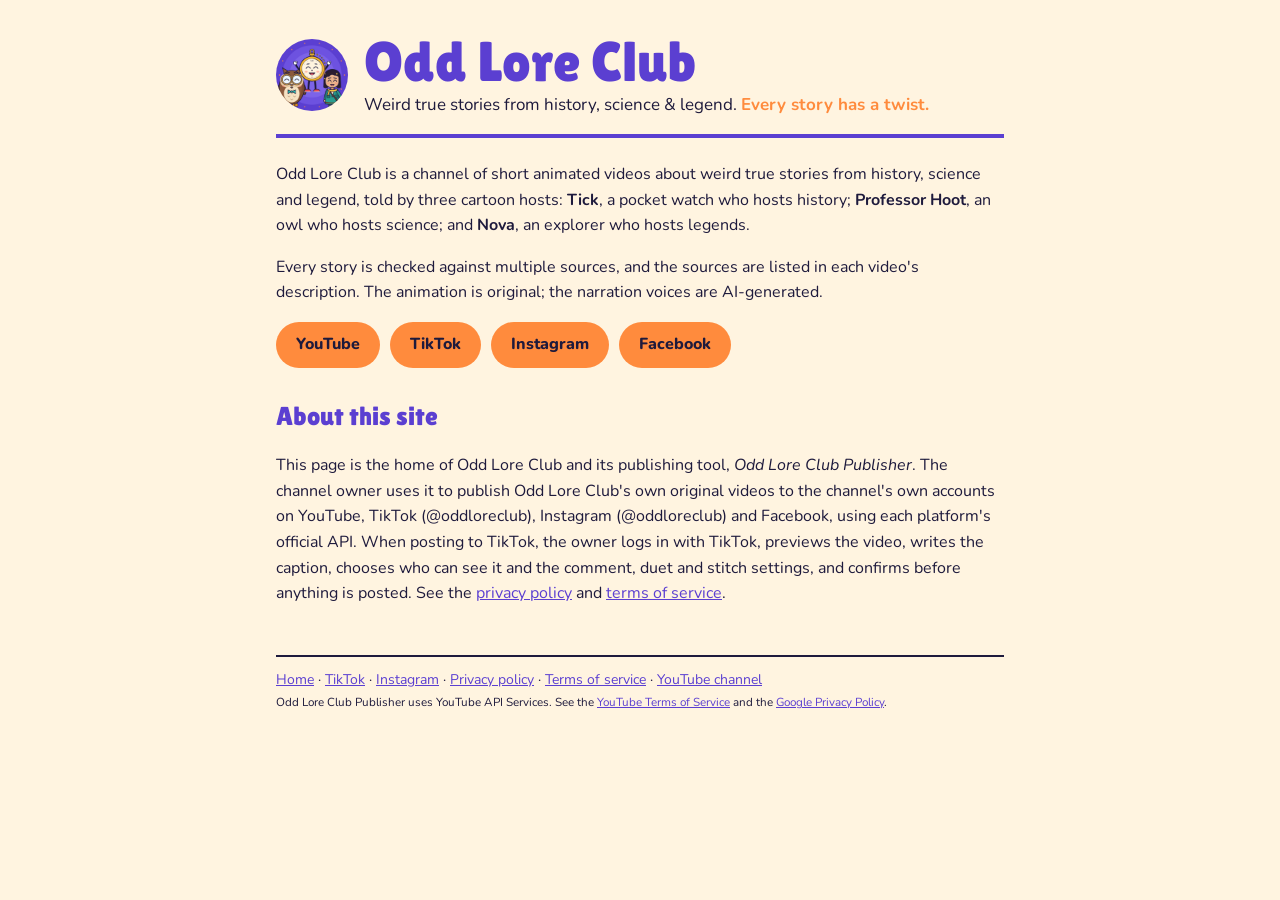
<file: index.html>
<!doctype html><html lang="en"><head><meta charset="utf-8"><meta name="viewport" content="width=device-width,initial-scale=1"><title>Odd Lore Club</title><meta name="description" content="Weird true stories from history, science and legend, told by three cartoon hosts. Every story has a twist."><link rel="preconnect" href="https://fonts.googleapis.com"><link href="https://fonts.googleapis.com/css2?family=Lilita+One&family=Nunito:wght@400;700;800&display=swap" rel="stylesheet"><link rel="icon" href="favicon.png"><link rel="stylesheet" href="style.css"></head>
<body><div class="wrap"><header><img src="favicon.png" alt="" width="72" height="72"><div><h1 class="mast"><a href="index.html">Odd Lore Club</a></h1><div class="tag">Weird true stories from history, science &amp; legend. <b>Every story has a twist.</b></div></div></header>
<p>Odd Lore Club is a channel of short animated videos about weird true stories from history, science and legend, told by three cartoon hosts: <strong>Tick</strong>, a pocket watch who hosts history; <strong>Professor Hoot</strong>, an owl who hosts science; and <strong>Nova</strong>, an explorer who hosts legends.</p>
<p>Every story is checked against multiple sources, and the sources are listed in each video's description. The animation is original; the narration voices are AI-generated.</p>
<p class="links"><a class="btn" href="https://www.youtube.com/@oddloreclub">YouTube</a> <a class="btn" href="https://www.tiktok.com/@oddloreclub">TikTok</a> <a class="btn" href="https://www.instagram.com/oddloreclub/">Instagram</a> <a class="btn" href="https://www.facebook.com/profile.php?id=61596608338645">Facebook</a></p>
<h2>About this site</h2>
<p>This page is the home of Odd Lore Club and its publishing tool, <em>Odd Lore Club Publisher</em>. The channel owner uses it to publish Odd Lore Club's own original videos to the channel's own accounts on YouTube, TikTok (@oddloreclub), Instagram (@oddloreclub) and Facebook, using each platform's official API. When posting to TikTok, the owner logs in with TikTok, previews the video, writes the caption, chooses who can see it and the comment, duet and stitch settings, and confirms before anything is posted. See the <a href="privacy.html">privacy policy</a> and <a href="terms.html">terms of service</a>.</p>
<footer><a href="index.html">Home</a> · <a href="https://www.tiktok.com/@oddloreclub">TikTok</a> · <a href="https://www.instagram.com/oddloreclub/">Instagram</a> · <a href="privacy.html">Privacy policy</a> · <a href="terms.html">Terms of service</a> · <a href="https://www.youtube.com/@oddloreclub">YouTube channel</a><br><small>Odd Lore Club Publisher uses YouTube API Services. See the <a href="https://www.youtube.com/t/terms">YouTube Terms of Service</a> and the <a href="https://policies.google.com/privacy">Google Privacy Policy</a>.</small></footer></div></body></html>
</file>
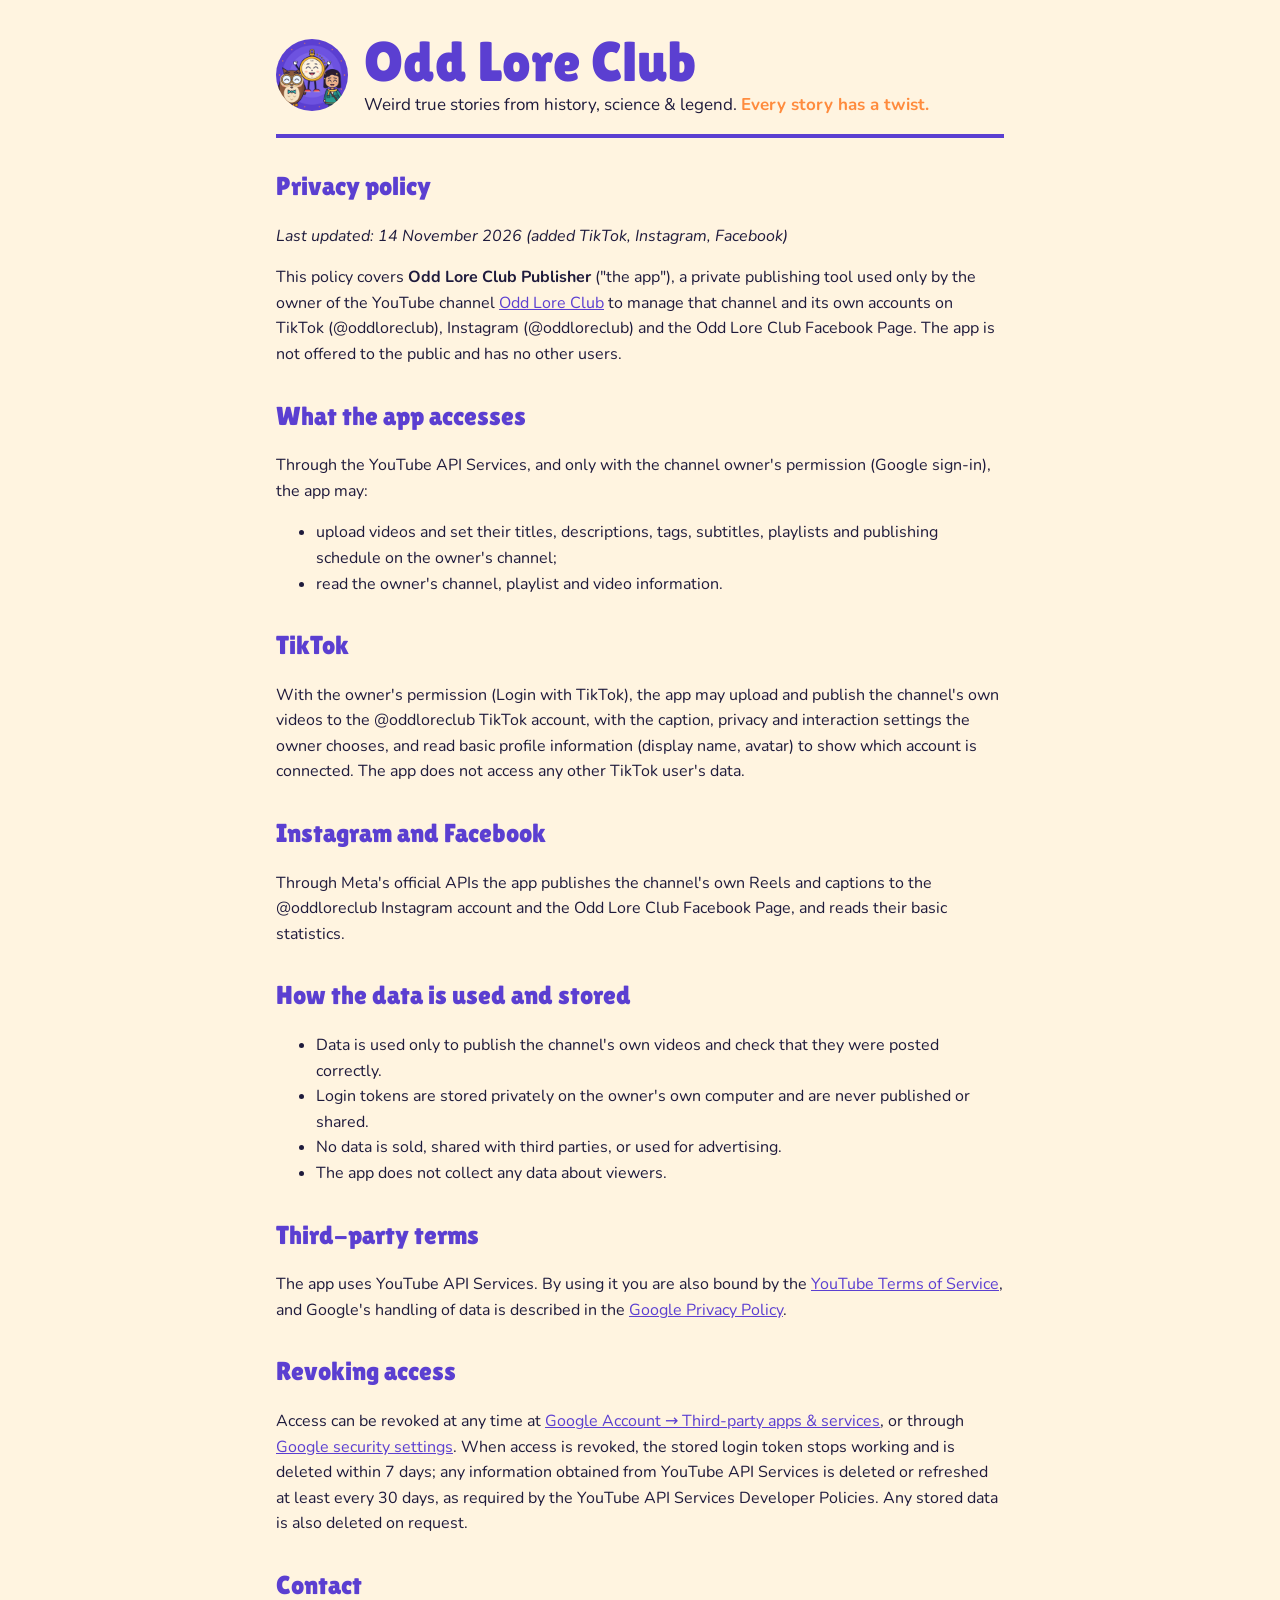
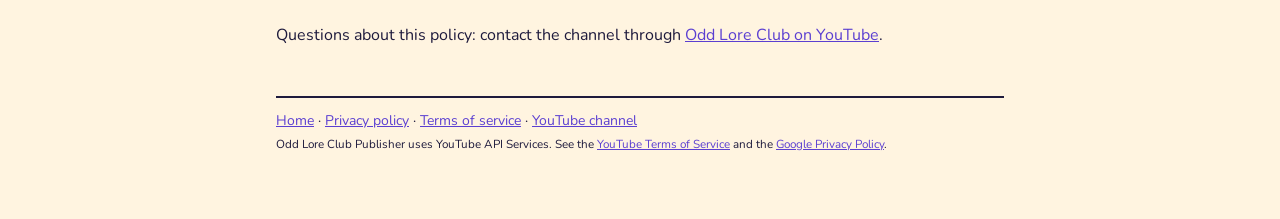
<file: privacy.html>
<!doctype html><html lang="en"><head><meta charset="utf-8"><meta name="viewport" content="width=device-width,initial-scale=1"><title>Privacy policy · Odd Lore Club</title><link rel="preconnect" href="https://fonts.googleapis.com"><link href="https://fonts.googleapis.com/css2?family=Lilita+One&family=Nunito:wght@400;700;800&display=swap" rel="stylesheet"><link rel="icon" href="favicon.png"><link rel="stylesheet" href="style.css"></head>
<body><div class="wrap"><header><img src="favicon.png" alt="" width="72" height="72"><div><h1 class="mast"><a href="index.html">Odd Lore Club</a></h1><div class="tag">Weird true stories from history, science &amp; legend. <b>Every story has a twist.</b></div></div></header>
<h2>Privacy policy</h2>
<p><em>Last updated: 14 November 2026 (added TikTok, Instagram, Facebook)</em></p>
<p>This policy covers <strong>Odd Lore Club Publisher</strong> ("the app"), a private publishing tool used only by the owner of the YouTube channel <a href="https://www.youtube.com/@oddloreclub">Odd Lore Club</a> to manage that channel and its own accounts on TikTok (@oddloreclub), Instagram (@oddloreclub) and the Odd Lore Club Facebook Page. The app is not offered to the public and has no other users.</p>
<h2>What the app accesses</h2>
<p>Through the YouTube API Services, and only with the channel owner's permission (Google sign-in), the app may:</p>
<ul>
<li>upload videos and set their titles, descriptions, tags, subtitles, playlists and publishing schedule on the owner's channel;</li>
<li>read the owner's channel, playlist and video information.</li>
</ul>
<h2>TikTok</h2>
<p>With the owner's permission (Login with TikTok), the app may upload and publish the channel's own videos to the @oddloreclub TikTok account, with the caption, privacy and interaction settings the owner chooses, and read basic profile information (display name, avatar) to show which account is connected. The app does not access any other TikTok user's data.</p>
<h2>Instagram and Facebook</h2>
<p>Through Meta's official APIs the app publishes the channel's own Reels and captions to the @oddloreclub Instagram account and the Odd Lore Club Facebook Page, and reads their basic statistics.</p>
<h2>How the data is used and stored</h2>
<ul>
<li>Data is used only to publish the channel's own videos and check that they were posted correctly.</li>
<li>Login tokens are stored privately on the owner's own computer and are never published or shared.</li>
<li>No data is sold, shared with third parties, or used for advertising.</li>
<li>The app does not collect any data about viewers.</li>
</ul>
<h2>Third-party terms</h2>
<p>The app uses YouTube API Services. By using it you are also bound by the <a href="https://www.youtube.com/t/terms">YouTube Terms of Service</a>, and Google's handling of data is described in the <a href="https://policies.google.com/privacy">Google Privacy Policy</a>.</p>
<h2>Revoking access</h2>
<p>Access can be revoked at any time at <a href="https://myaccount.google.com/permissions">Google Account → Third-party apps &amp; services</a>, or through <a href="https://security.google.com/settings/security/permissions">Google security settings</a>. When access is revoked, the stored login token stops working and is deleted within 7 days; any information obtained from YouTube API Services is deleted or refreshed at least every 30 days, as required by the YouTube API Services Developer Policies. Any stored data is also deleted on request.</p>
<h2>Contact</h2>
<p>Questions about this policy: contact the channel through <a href="https://www.youtube.com/@oddloreclub/about">Odd Lore Club on YouTube</a>.</p>
<footer><a href="index.html">Home</a> · <a href="privacy.html">Privacy policy</a> · <a href="terms.html">Terms of service</a> · <a href="https://www.youtube.com/@oddloreclub">YouTube channel</a><br><small>Odd Lore Club Publisher uses YouTube API Services. See the <a href="https://www.youtube.com/t/terms">YouTube Terms of Service</a> and the <a href="https://policies.google.com/privacy">Google Privacy Policy</a>.</small></footer></div></body></html>
</file>
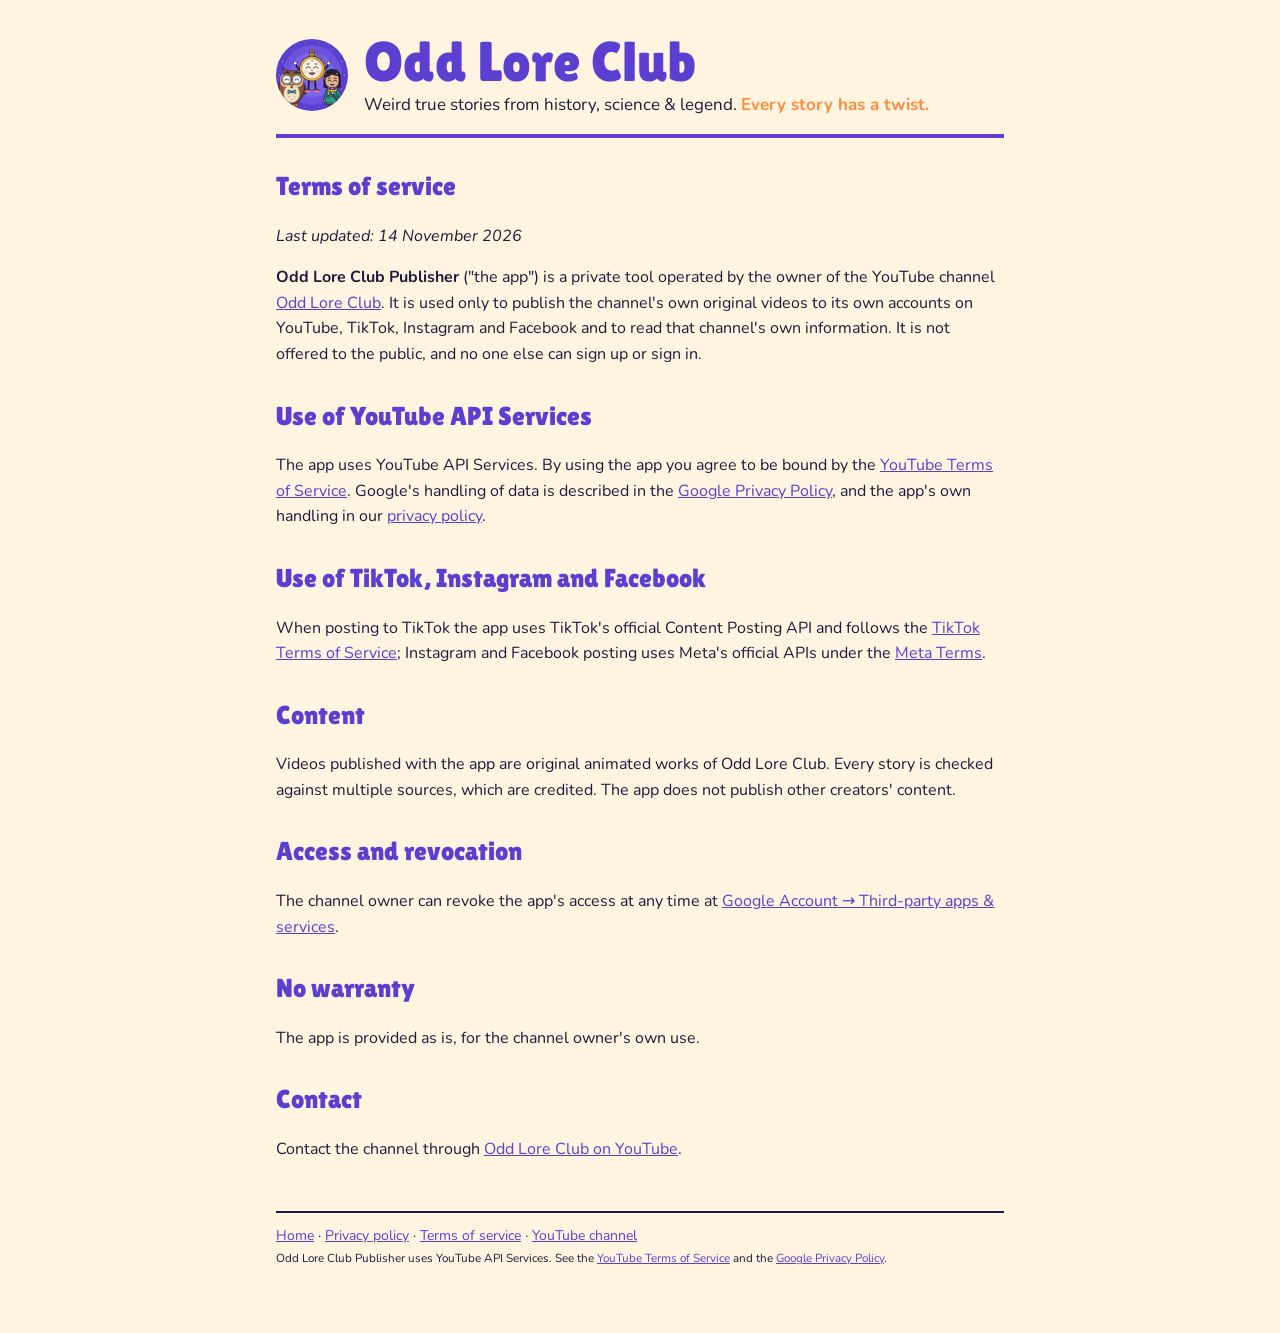
<file: terms.html>
<!doctype html><html lang="en"><head><meta charset="utf-8"><meta name="viewport" content="width=device-width,initial-scale=1"><title>Terms of service · Odd Lore Club</title><link rel="preconnect" href="https://fonts.googleapis.com"><link href="https://fonts.googleapis.com/css2?family=Lilita+One&family=Nunito:wght@400;700;800&display=swap" rel="stylesheet"><link rel="icon" href="favicon.png"><link rel="stylesheet" href="style.css"></head>
<body><div class="wrap"><header><img src="favicon.png" alt="" width="72" height="72"><div><h1 class="mast"><a href="index.html">Odd Lore Club</a></h1><div class="tag">Weird true stories from history, science &amp; legend. <b>Every story has a twist.</b></div></div></header>
<h2>Terms of service</h2>
<p><em>Last updated: 14 November 2026</em></p>
<p><strong>Odd Lore Club Publisher</strong> ("the app") is a private tool operated by the owner of the YouTube channel <a href="https://www.youtube.com/@oddloreclub">Odd Lore Club</a>. It is used only to publish the channel's own original videos to its own accounts on YouTube, TikTok, Instagram and Facebook and to read that channel's own information. It is not offered to the public, and no one else can sign up or sign in.</p>
<h2>Use of YouTube API Services</h2>
<p>The app uses YouTube API Services. By using the app you agree to be bound by the <a href="https://www.youtube.com/t/terms">YouTube Terms of Service</a>. Google's handling of data is described in the <a href="https://policies.google.com/privacy">Google Privacy Policy</a>, and the app's own handling in our <a href="privacy.html">privacy policy</a>.</p>
<h2>Use of TikTok, Instagram and Facebook</h2>
<p>When posting to TikTok the app uses TikTok's official Content Posting API and follows the <a href="https://www.tiktok.com/legal/page/global/terms-of-service/en">TikTok Terms of Service</a>; Instagram and Facebook posting uses Meta's official APIs under the <a href="https://www.facebook.com/terms.php">Meta Terms</a>.</p>
<h2>Content</h2>
<p>Videos published with the app are original animated works of Odd Lore Club. Every story is checked against multiple sources, which are credited. The app does not publish other creators' content.</p>
<h2>Access and revocation</h2>
<p>The channel owner can revoke the app's access at any time at <a href="https://myaccount.google.com/permissions">Google Account → Third-party apps &amp; services</a>.</p>
<h2>No warranty</h2>
<p>The app is provided as is, for the channel owner's own use.</p>
<h2>Contact</h2>
<p>Contact the channel through <a href="https://www.youtube.com/@oddloreclub/about">Odd Lore Club on YouTube</a>.</p>
<footer><a href="index.html">Home</a> · <a href="privacy.html">Privacy policy</a> · <a href="terms.html">Terms of service</a> · <a href="https://www.youtube.com/@oddloreclub">YouTube channel</a><br><small>Odd Lore Club Publisher uses YouTube API Services. See the <a href="https://www.youtube.com/t/terms">YouTube Terms of Service</a> and the <a href="https://policies.google.com/privacy">Google Privacy Policy</a>.</small></footer></div></body></html>
</file>
<file: style.css>
:root{--cream:#FFF4E0;--ink:#1E1A3C;--violet:#5B3FD1;--tang:#FF8B3D}
*{box-sizing:border-box}
body{margin:0;background:var(--cream);color:var(--ink);font-family:'Nunito',system-ui,sans-serif;line-height:1.6}
.wrap{max-width:760px;margin:0 auto;padding:32px 16px 64px}
header{display:flex;gap:16px;align-items:center;border-bottom:4px solid var(--violet);padding-bottom:16px;margin-bottom:24px}
header img{border-radius:50%;flex:none}
h1.mast{font-family:'Lilita One',sans-serif;font-weight:400;font-size:clamp(34px,8vw,56px);margin:0;line-height:1.05}
h1.mast a{color:var(--violet);text-decoration:none}
.tag{font-size:17px}.tag b{color:var(--tang)}
h2{font-family:'Lilita One',sans-serif;font-weight:400;font-size:26px;color:var(--violet);margin:28px 0 8px}
a{color:var(--violet)}
.btn{display:inline-block;background:var(--tang);color:var(--ink);padding:10px 20px;border-radius:999px;text-decoration:none;font-weight:800}
footer{margin-top:48px;border-top:2px solid var(--ink);padding-top:12px;font-size:14px}
.links{display:flex;flex-wrap:wrap;gap:10px}
</file>
